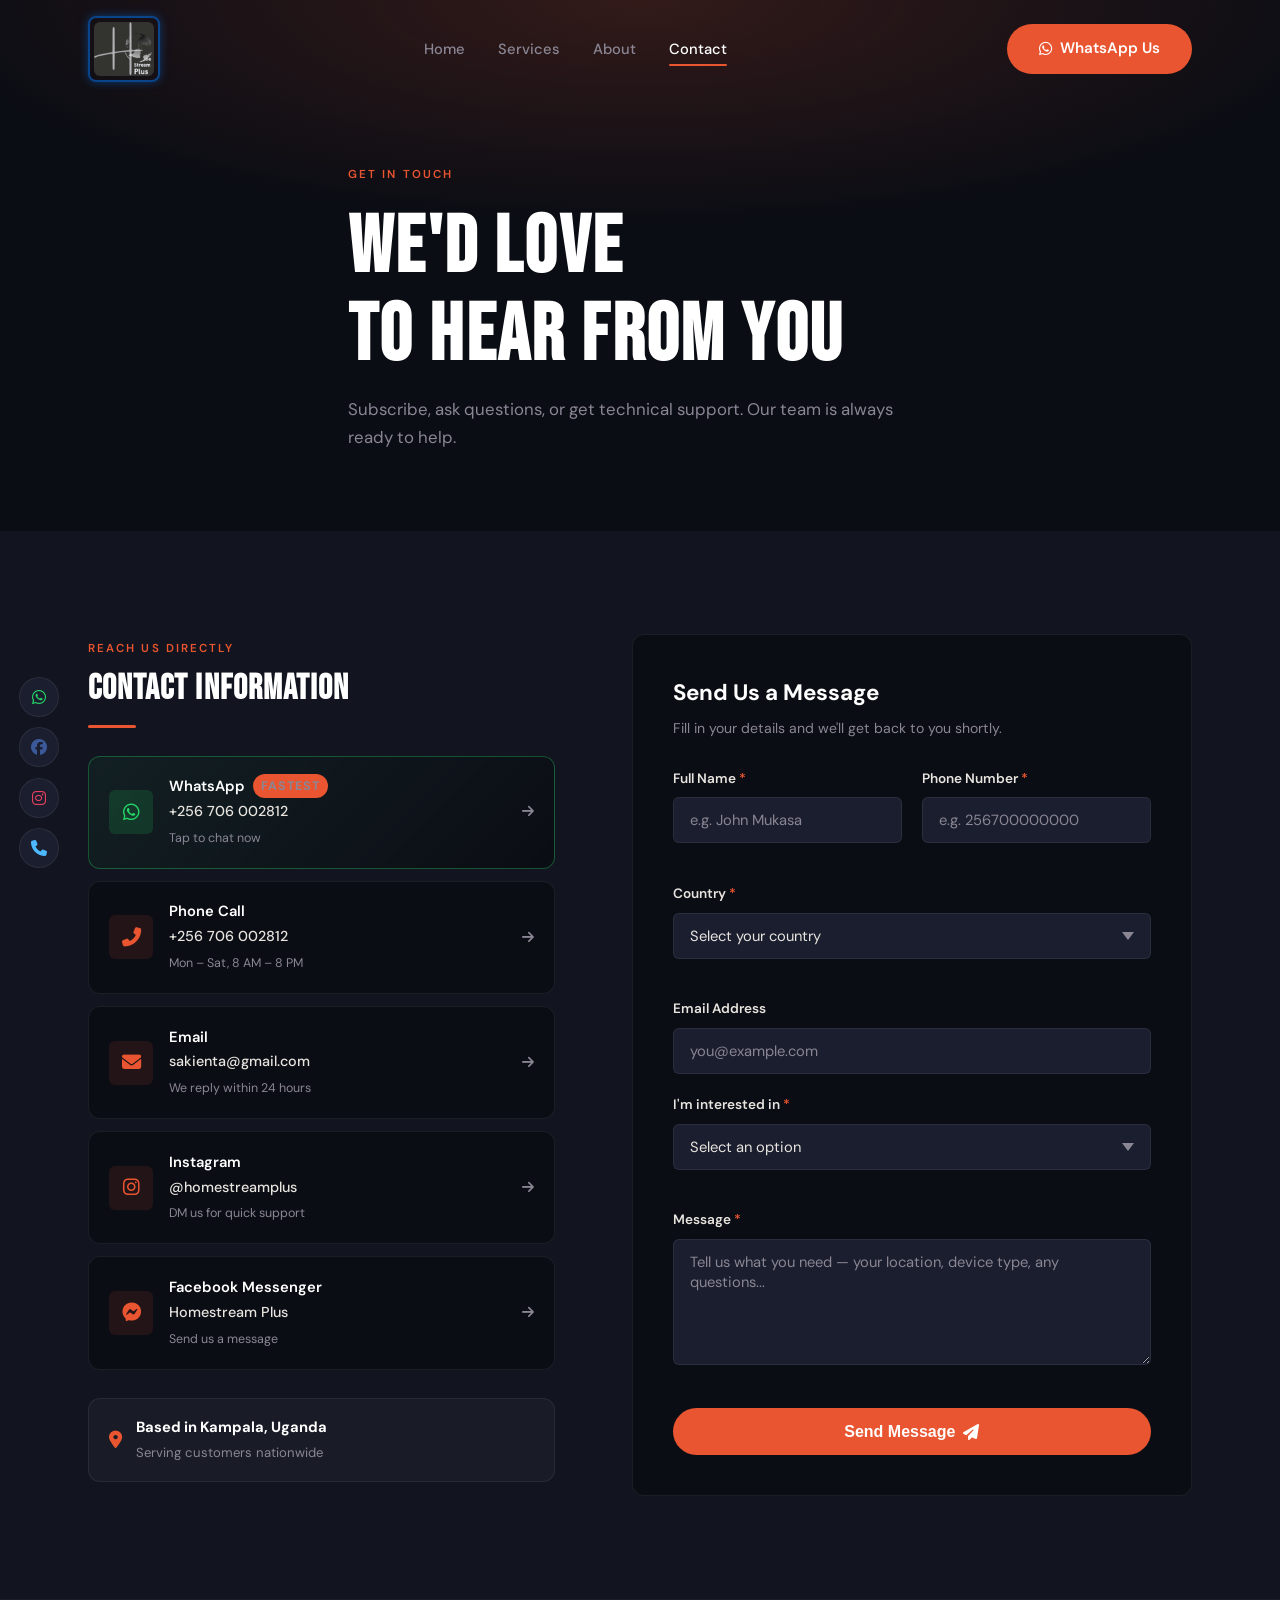
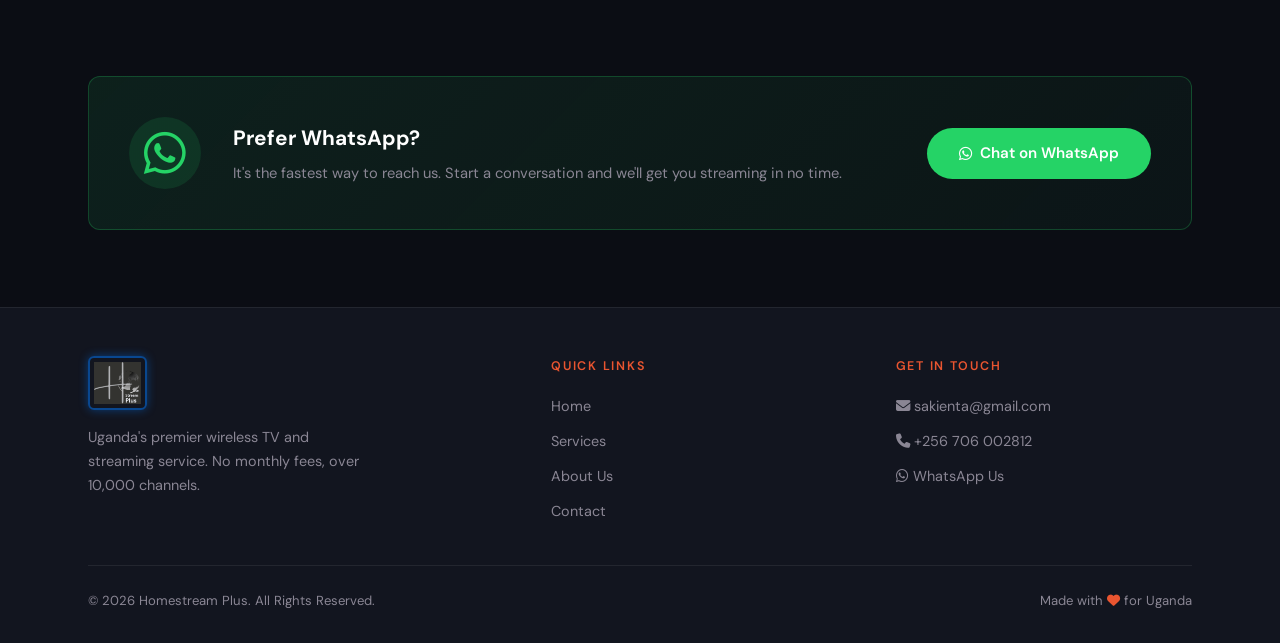
<file: Baseline/Assets/Pages/contact.html>
<!DOCTYPE html>
<html lang="en">

<head>
  <script async src="https://www.googletagmanager.com/gtag/js?id=G-RWJ0SV2W0E"></script>
  <script>
    window.dataLayer = window.dataLayer || [];
    function gtag() { dataLayer.push(arguments); }
    gtag('js', new Date());
    gtag('config', 'G-RWJ0SV2W0E');
  </script>

  <meta charset="UTF-8" />
  <meta name="viewport" content="width=device-width, initial-scale=1.0" />
  <meta name="description"
    content="Contact Homestream Plus — Get in touch for IPTV service inquiries, support, and subscriptions in Uganda." />
  <meta name="keywords" content="Contact Homestream Plus, IPTV support Uganda, streaming subscription Uganda" />

  <title>Contact Us — Homestream Plus</title>

  <link rel="preconnect" href="https://fonts.googleapis.com" />
  <link rel="preconnect" href="https://fonts.gstatic.com" crossorigin />
  <link
    href="https://fonts.googleapis.com/css2?family=Bebas+Neue&family=DM+Sans:ital,opsz,wght@0,9..40,300;0,9..40,400;0,9..40,500;0,9..40,600;1,9..40,300&family=Playfair+Display:ital@1&display=swap"
    rel="stylesheet" />
  <link rel="stylesheet" href="https://cdnjs.cloudflare.com/ajax/libs/font-awesome/6.4.0/css/all.min.css" />

  <link rel="stylesheet" href="/Baseline/Assets/CSS/style.css" />
  <link rel="stylesheet" href="/Baseline/Assets/CSS/contact.css" />
</head>

<body>

  <!-- HEADER -->
  <header class="site-header">
    <div class="container">
      <nav class="nav-inner">
        <a href="/Baseline/index.html" class="nav-logo">
          <img src="/Baseline/Assets/Images/HomestreamPlus01.1.1.png" alt="Homestream Plus" />
        </a>
        <div class="nav-links">
          <a href="/Baseline/index.html">Home</a>
          <a href="/Baseline/Assets/Pages/services.html">Services</a>
          <a href="/Baseline/Assets/Pages/about.html">About</a>
          <a href="/Baseline/Assets/Pages/contact.html" class="active">Contact</a>
        </div>
        <a href="https://wa.me/256706002812" target="_blank" class="btn btn-primary nav-cta"><i
            class="fab fa-whatsapp"></i> WhatsApp Us</a>
        <button class="nav-toggle" aria-label="Toggle navigation">
          <span></span><span></span><span></span>
        </button>
      </nav>
    </div>
  </header>

  <nav class="nav-drawer">
    <a href="/Baseline/index.html">Home</a>
    <a href="/Baseline/Assets/Pages/services.html">Services</a>
    <a href="/Baseline/Assets/Pages/about.html">About</a>
    <a href="/Baseline/Assets/Pages/contact.html" class="active">Contact</a>
    <a href="/Baseline/Assets/Pages/contact.html" class="btn btn-primary"
      style="padding-left: 1.5rem; padding-right: 1.5rem; margin-top:1.5rem;font-family:var(--font-body)">Get
      Started</a>
  </nav>

  <!-- ═══════ PAGE HERO ═══════ -->
  <section class="page-hero">
    <div class="page-hero-bg"></div>
    <div class="container page-hero-inner">
      <span class="section-label anim-fade-up">Get in Touch</span>
      <h1 class="section-title anim-fade-up delay-1">We'd Love<br>to Hear From You</h1>
      <p class="section-sub anim-fade-up delay-2">
        Subscribe, ask questions, or get technical support. Our team is always ready to help.
      </p>
    </div>
  </section>

  <!-- ═══════ CONTACT GRID ═══════ -->
  <section class="contact-section">
    <div class="container contact-grid">

      <!-- Left: Info + Quick channels -->
      <div class="contact-info">
        <span class="section-label">Reach Us Directly</span>
        <h2 class="section-title">Contact Information</h2>
        <div class="divider"></div>

        <div class="contact-channels">

          <a href="https://wa.me/256706002812" target="_blank" rel="noopener" class="channel-card whatsapp-card">
            <div class="channel-icon"><i class="fab fa-whatsapp"></i></div>
            <div class="channel-body">
              <h4>WhatsApp <span class="channel-badge">Fastest</span></h4>
              <p>+256 706 002812</p>
              <span>Tap to chat now</span>
            </div>
            <i class="fas fa-arrow-right channel-arrow"></i>
          </a>

          <a href="tel:+256706002812" class="channel-card">
            <div class="channel-icon"><i class="fas fa-phone-alt"></i></div>
            <div class="channel-body">
              <h4>Phone Call</h4>
              <p>+256 706 002812</p>
              <span>Mon – Sat, 8 AM – 8 PM</span>
            </div>
            <i class="fas fa-arrow-right channel-arrow"></i>
          </a>

          <a href="mailto:sakienta@gmail.com" class="channel-card">
            <div class="channel-icon"><i class="fas fa-envelope"></i></div>
            <div class="channel-body">
              <h4>Email</h4>
              <p>sakienta@gmail.com</p>
              <span>We reply within 24 hours</span>
            </div>
            <i class="fas fa-arrow-right channel-arrow"></i>
          </a>

          <a href="https://www.instagram.com/homestreamplus" target="_blank" rel="noopener" class="channel-card">
            <div class="channel-icon"><i class="fab fa-instagram"></i></div>
            <div class="channel-body">
              <h4>Instagram</h4>
              <p>@homestreamplus</p>
              <span>DM us for quick support</span>
            </div>
            <i class="fas fa-arrow-right channel-arrow"></i>
          </a>

          <a href="https://m.me/sakienta.ernest" target="_blank" rel="noopener" class="channel-card">
            <div class="channel-icon"><i class="fab fa-facebook-messenger"></i></div>
            <div class="channel-body">
              <h4>Facebook Messenger</h4>
              <p>Homestream Plus</p>
              <span>Send us a message</span>
            </div>
            <i class="fas fa-arrow-right channel-arrow"></i>
          </a>

        </div>

        <!-- Location note -->
        <div class="location-note">
          <i class="fas fa-map-marker-alt"></i>
          <div>
            <strong>Based in Kampala, Uganda</strong>
            <span>Serving customers nationwide</span>
          </div>
        </div>
      </div>

      <!-- Right: Contact Form -->
      <div class="contact-form-wrap">
        <h3 class="form-title">Send Us a Message</h3>
        <p class="form-sub">Fill in your details and we'll get back to you shortly.</p>

        <form action="https://formspree.io/f/mdajydjw" method="POST" class="contact-form" id="contactForm" novalidate>
          <input type="hidden" name="_next" value="https://homestream-plus.lovestoblog.com" />

          <div class="form-row">
            <div class="form-group">
              <label for="fullName">Full Name <span class="req">*</span></label>
              <input type="text" id="fullName" name="fullName" placeholder="e.g. John Mukasa" required />
              <span class="field-error" id="nameError"></span>
            </div>

            <div class="form-group">
              <label for="phone">Phone Number <span class="req">*</span></label>
              <input type="tel" id="phone" name="phone" placeholder="e.g. 256700000000" minlength="10" maxlength="13"
                pattern="[0-9]{10,13}" title="Phone number must be between 10 and 13 digits only." required />
              <span class="field-error" id="phoneError"></span>
            </div>
          </div>

          <div class="form-group">
            <label for="country">Country <span class="req">*</span></label>
            <select id="country" name="country" required>
              <option value="" disabled selected>Select your country</option>

              <optgroup label="East Africa">
                <option value="Burundi">Burundi</option>
                <option value="DR Congo">DR Congo</option>
                <option value="Kenya">Kenya</option>
                <option value="Rwanda">Rwanda</option>
                <option value="Somalia">Somalia</option>
                <option value="South Sudan">South Sudan</option>
                <option value="Tanzania">Tanzania</option>
                <option value="Uganda">Uganda</option>
              </optgroup>

              <optgroup label="Gulf States">
                <option value="Bahrain">Bahrain</option>
                <option value="Kuwait">Kuwait</option>
                <option value="Oman">Oman</option>
                <option value="Qatar">Qatar</option>
                <option value="Saudi Arabia">Saudi Arabia</option>
                <option value="UAE">United Arab Emirates</option>
              </optgroup>
            </select>
            <span class="field-error" id="countryError"></span>
          </div>

          <div class="form-group">
            <label for="email">Email Address</label>
            <input type="email" id="email" name="email" placeholder="you@example.com" />
          </div>

          <div class="form-group">
            <label for="subject">I'm interested in <span class="req">*</span></label>
            <select id="subject" name="subject" required>
              <option value="" disabled selected>Select an option</option>
              <option value="individual">Individual Plan</option>
              <option value="family">Family Plan</option>
              <option value="custom">Custom Package</option>
              <option value="support">Technical Support</option>
              <option value="other">Other Inquiry</option>
            </select>
            <span class="field-error" id="subjectError"></span>
          </div>

          <div class="form-group">
            <label for="message">Message <span class="req">*</span></label>
            <textarea id="message" name="message" rows="5"
              placeholder="Tell us what you need — your location, device type, any questions..." required></textarea>
            <span class="field-error" id="messageError"></span>
          </div>

          <button type="submit" class="btn btn-primary form-submit" id="submitBtn">
            <span id="btnText">Send Message</span>
            <i class="fas fa-paper-plane" id="btnIcon"></i>
          </button>

          <div class="form-feedback" id="formFeedback" aria-live="polite"></div>
        </form>
      </div>

    </div>
  </section>

  <!-- ═══════ QUICK WHATSAPP CTA ═══════ -->
  <section class="whatsapp-cta">
    <div class="container">
      <div class="wa-cta-inner">
        <div class="wa-icon-big"><i class="fab fa-whatsapp"></i></div>
        <div class="wa-text">
          <h3>Prefer WhatsApp?</h3>
          <p>It's the fastest way to reach us. Start a conversation and we'll get you streaming in no time.</p>
        </div>
        <a href="https://wa.me/256706002812?text=Hello%20Homestream%20Plus%2C%20I%27m%20interested%20in%20your%20streaming%20services."
          target="_blank" rel="noopener" class="btn btn-primary wa-btn">
          <i class="fab fa-whatsapp"></i> Chat on WhatsApp
        </a>
      </div>
    </div>
  </section>

  <!-- FOOTER -->
  <footer class="site-footer">
    <div class="container">
      <div class="footer-inner">
        <div class="footer-brand">
          <img src="/Baseline/Assets/Images/HomestreamPlus01.1.1.png" alt="Homestream Plus" />
          <p>Uganda's premier wireless TV and streaming service. No monthly fees, over 10,000 channels.</p>
        </div>
        <div class="footer-col">
          <h4>Quick Links</h4>
          <ul>
            <li><a href="/Baseline/index.html">Home</a></li>
            <li><a href="/Baseline/Assets/Pages/services.html">Services</a></li>
            <li><a href="/Baseline/Assets/Pages/about.html">About Us</a></li>
            <li><a href="/Baseline/Assets/Pages/contact.html">Contact</a></li>
          </ul>
        </div>
        <div class="footer-col">
          <h4>Get in Touch</h4>
          <ul>
            <li><a href="mailto:sakienta@gmail.com"><i class="fas fa-envelope"></i> sakienta@gmail.com</a></li>
            <li><a href="tel:+256706002812"><i class="fas fa-phone"></i> +256 706 002812</a></li>
            <li><a href="https://wa.me/256706002812" target="_blank"><i class="fab fa-whatsapp"></i> WhatsApp Us</a>
            </li>
          </ul>
        </div>
      </div>
      <div class="footer-bottom">
        <p>&copy; 2026 Homestream Plus. All Rights Reserved.</p>
        <p>Made with <i class="fas fa-heart" style="color:var(--accent)"></i> for Uganda</p>
      </div>
    </div>
  </footer>

  <!-- FLOATING ICONS -->
  <div class="float-icons">
    <a href="https://wa.me/256706002812" target="_blank" rel="noopener" aria-label="WhatsApp"><i
        class="fab fa-whatsapp"></i></a>
    <a href="https://m.me/sakienta.ernest" target="_blank" rel="noopener" aria-label="Facebook"><i
        class="fab fa-facebook"></i></a>
    <a href="https://www.instagram.com/homestreamplus" target="_blank" rel="noopener" aria-label="Instagram"><i
        class="fab fa-instagram"></i></a>
    <a href="tel:+256706002812" aria-label="Call"><i class="fas fa-phone"></i></a>
  </div>

  <script src="/Baseline/Assets/JS/main.js"></script>
  <script src="/Baseline/Assets/JS/contact.js"></script>
  <script src="">
    document.getElementById('contactForm').addEventListener('submit', function (event) {
      // Prevent standard form tracking/submission behavior
      event.preventDefault();

      const form = event.target;
      const phoneInput = document.getElementById('phone');
      const phoneError = document.getElementById('phoneError');
      const feedback = document.getElementById('formFeedback');
      const submitBtn = document.getElementById('submitBtn');
      const btnText = document.getElementById('btnText');

      // Clear previous errors
      phoneError.textContent = '';
      feedback.textContent = '';
      feedback.className = 'form-feedback';

      // Extract digits only to accurately test lengths
      const pureDigits = phoneInput.value.replace(/\D/g, '');

      // Custom validation rule for phone length
      if (pureDigits.length < 10 || pureDigits.length > 13) {
        phoneError.textContent = 'Phone number must be between 10 and 13 digits.';
        phoneInput.focus();
        return; // Halt form processing
      }

      // Use standard browser validation checks for the rest of the fields
      if (!form.checkValidity()) {
        form.reportValidity();
        return;
      }

      // Visual cues: Let the user know it is sending
      submitBtn.disabled = true;
      btnText.textContent = 'Sending...';

      // Construct data object to dispatch to Formspree
      const formData = new FormData(form);

      fetch(form.action, {
        method: form.method,
        body: formData,
        headers: {
          'Accept': 'application/json'
        }
      })
        .then(response => {
          if (response.ok) {
            feedback.className = 'form-feedback success';
            feedback.textContent = 'Message sent successfully! Redirecting...';

            // Delay redirection slightly so they see the success response
            setTimeout(() => {
              window.location.href = 'https://homestream-plus.lovestoblog.com';
            }, 1500);
          } else {
            response.json().then(data => {
              if (Object.hasOwn(data, 'errors')) {
                feedback.textContent = data['errors'].map(error => error['message']).join(', ');
              } else {
                feedback.textContent = 'Oops! There was a problem submitting your form.';
              }
              feedback.className = 'form-feedback error';
              resetButton();
            });
          }
        })
        .catch(error => {
          feedback.textContent = 'Oops! There was a problem submitting your form.';
          feedback.className = 'form-feedback error';
          resetButton();
        });

      function resetButton() {
        submitBtn.disabled = false;
        btnText.textContent = 'Send Message';
      }
    });
  </script>
</body>

</html>
</file>
<file: Baseline/Assets/CSS/style.css>
/* =========================================================
   HOMESTREAM PLUS — Global Stylesheet
   Theme: Cinematic Dark · Ember Accent · Editorial Layout
   ========================================================= */

@import url('https://fonts.googleapis.com/css2?family=Bebas+Neue&family=DM+Sans:ital,opsz,wght@0,9..40,300;0,9..40,400;0,9..40,500;0,9..40,600;1,9..40,300&family=Playfair+Display:ital@1&display=swap');

/* ── CSS Variables ─────────────────────────────────────── */
:root {
  --bg:        #0b0d14;
  --surface:   #12151f;
  --surface-2: #1a1e2e;
  --border:    rgba(255,255,255,0.07);
  --accent:    #e95530;
  --accent-2:  #ff8c42;
  --text:      #e8e4df;
  --muted:     #8a8694;
  --white:     #ffffff;

  --font-display: 'Bebas Neue', sans-serif;
  --font-body:    'DM Sans', sans-serif;
  --font-italic:  'Playfair Display', serif;

  --radius:    12px;
  --radius-sm: 6px;
  --transition: 0.28s cubic-bezier(0.4, 0, 0.2, 1);
  --max-w:     1200px;
}

/* ── Reset ─────────────────────────────────────────────── */
*, *::before, *::after { margin: 0; padding: 0; box-sizing: border-box; }
html { scroll-behavior: smooth; font-size: 16px; }
body {
  font-family: var(--font-body);
  background-color: var(--bg);
  color: var(--text);
  line-height: 1.65;
  overflow-x: hidden;
}
img { display: block; max-width: 100%; }
a { color: inherit; text-decoration: none; }
ul { list-style: none; }

/* ── Utility ───────────────────────────────────────────── */
.container {
  max-width: var(--max-w);
  margin-inline: auto;
  padding-inline: clamp(1.25rem, 5vw, 3rem);
}

.section-label {
  display: inline-block;
  font-size: 0.72rem;
  font-weight: 600;
  letter-spacing: 0.18em;
  text-transform: uppercase;
  color: var(--accent);
  margin-bottom: 0.75rem;
}

.section-title {
  font-family: var(--font-display);
  font-size: clamp(2rem, 5vw, 3.4rem);
  letter-spacing: 0.03em;
  line-height: 1.1;
  color: var(--white);
}

.section-sub {
  font-size: 1.05rem;
  color: var(--muted);
  max-width: 600px;
  margin-top: 0.75rem;
}

/* ── Buttons ───────────────────────────────────────────── */
.btn {
  display: inline-flex;
  align-items: center;
  gap: 0.5rem;
  padding: 0.8rem 2rem;
  border-radius: 50px;
  font-weight: 600;
  font-size: 0.95rem;
  transition: var(--transition);
  cursor: pointer;
  border: none;
}

.btn-primary {
  background: var(--accent);
  color: var(--white);
}
.btn-primary:hover {
  background: var(--accent-2);
  transform: translateY(-2px);
  box-shadow: 0 8px 28px rgba(233,85,48,0.35);
}

.btn-outline {
  background: transparent;
  border: 1.5px solid rgba(255,255,255,0.25);
  color: var(--white);
}
.btn-outline:hover {
  border-color: var(--accent);
  color: var(--accent);
  transform: translateY(-2px);
}

/* ── Header / Nav ──────────────────────────────────────── */
.site-header {
  position: fixed;
  top: 0; left: 0; right: 0;
  z-index: 100;
  padding: 1rem 0;
  transition: background var(--transition), backdrop-filter var(--transition);
}

.site-header.scrolled {
  background: rgba(11,13,20,0.92);
  backdrop-filter: blur(16px);
  border-bottom: 1px solid var(--border);
}

.nav-inner {
  display: flex;
  align-items: center;
  justify-content: space-between;
  gap: 2rem;
}

/* Logo */

/* Base styles for the logo container */
.nav-logo {
  display: inline-block; /* Ensures the wrapper fits the image dimensions */
  border: 2px solid rgba(0, 123, 255, 0.5); /* A semi-transparent base border */
  border-radius: 8px; /* Optional: rounds the corners of the border/glow */
  padding: 4px; /* Optional: space between the logo and the glowing border */
  
  /* The initial glow effect */
  box-shadow: 0 0 10px rgba(0, 123, 255, 0.4); 
  
  /* Smooth transition between states */
  transition: border-color 0.3s ease, box-shadow 0.3s ease, transform 0.3s ease;
}

/* Glow effect on hover */
.nav-logo:hover {
  border-color: rgba(0, 123, 255, 1); /* Brightens the solid border */
  
  /* Expands and intensifies the glow */
  box-shadow: 0 0 20px rgba(0, 123, 255, 0.8), 
              0 0 30px rgba(0, 123, 255, 0.4);
              
  transform: scale(1.02); /* Optional: slight pop-out effect */
}

/* Ensures the image inside scales nicely and respects radius */
.nav-logo img {
  display: block;
  max-width: 100%;
  height: auto;
  border-radius: 6px; 
}

.nav-logo img {
  height: 54px;
  width: auto;
  transition: transform var(--transition);
}
.nav-logo img:hover { transform: scale(0.96); }



/* Desktop links */
.nav-links {
  display: flex;
  align-items: center;
  gap: 0.25rem;
}
.nav-links a {
  padding: 0.45rem 0.9rem;
  font-size: 0.92rem;
  font-weight: 500;
  color: var(--muted);
  border-radius: var(--radius-sm);
  transition: color var(--transition), background var(--transition);
  position: relative;
}
.nav-links a::after {
  content: '';
  position: absolute;
  bottom: 2px; left: 0.9rem; right: 0.9rem;
  height: 2px;
  background: var(--accent);
  border-radius: 2px;
  transform: scaleX(0);
  transition: transform var(--transition);
}
.nav-links a:hover,
.nav-links a.active { color: var(--white); }
.nav-links a:hover::after,
.nav-links a.active::after { transform: scaleX(1); }

.nav-cta { margin-left: 1rem; }

/* Hamburger */
.nav-toggle {
  display: none;
  flex-direction: column;
  gap: 5px;
  background: none;
  border: none;
  cursor: pointer;
  padding: 6px;
  z-index: 201;
}
.nav-toggle span {
  display: block;
  width: 26px; height: 2px;
  background: var(--white);
  border-radius: 2px;
  transition: var(--transition);
}
.nav-toggle.open span:nth-child(1) { transform: translateY(7px) rotate(45deg); }
.nav-toggle.open span:nth-child(2) { opacity: 0; }
.nav-toggle.open span:nth-child(3) { transform: translateY(-7px) rotate(-45deg); }

/* Mobile drawer */
.nav-drawer {
  display: none;
  position: fixed;
  inset: 0;
  background: rgba(11,13,20,0.97);
  backdrop-filter: blur(20px);
  z-index: 200;
  flex-direction: column;
  align-items: center;
  justify-content: center;
  gap: 0.5rem;
  opacity: 0;
  pointer-events: none;
  transition: opacity var(--transition);
}
.nav-drawer.open {
  opacity: 1;
  pointer-events: all;
}
.nav-drawer a {
  font-family: var(--font-display);
  font-size: clamp(2rem, 8vw, 3.5rem);
  letter-spacing: 0.06em;
  color: var(--muted);
  transition: color var(--transition);
  padding: 0.3rem 0;
}
.nav-drawer a:hover { color: var(--accent); }

/* ── Floating Social Icons ─────────────────────────────── */
.float-icons {
  position: fixed;
  left: 1.2rem;
  bottom: 2rem;
  display: flex;
  flex-direction: column;
  gap: 0.65rem;
  z-index: 90;
}
.float-icons a {
  width: 40px; height: 40px;
  border-radius: 50%;
  background: var(--surface-2);
  border: 1px solid var(--border);
  display: flex;
  align-items: center;
  justify-content: center;
  font-size: 1rem;
  transition: transform var(--transition), background var(--transition), border-color var(--transition);
}
.float-icons a:hover {
  transform: translateX(4px);
  background: var(--accent);
  border-color: var(--accent);
  color: #fff;
}
.float-icons .fa-whatsapp  { color: #25d366; }
.float-icons .fa-facebook  { color: #3b5998; }
.float-icons .fa-instagram { color: #e4405f; }
.float-icons .fa-phone     { color: #4db8ff; }
.float-icons a:hover i { color: #fff; }

/* ── Footer ────────────────────────────────────────────── */
.site-footer {
  background: var(--surface);
  border-top: 1px solid var(--border);
  padding: 3rem 0 2rem;
}

.footer-inner {
  display: grid;
  grid-template-columns: 1.4fr 1fr 1fr;
  gap: 3rem;
}

.footer-brand img { height: 48px; margin-bottom: 1rem; }

/* Base styles for the Footer logo container */
.footer-brand img {
  display: inline-block; /* Ensures the wrapper fits the image dimensions */
  border: 2px solid rgba(0, 123, 255, 0.5); /* A semi-transparent base border */
  border-radius: 8px; /* Optional: rounds the corners of the border/glow */
  padding: 4px; /* Optional: space between the logo and the glowing border */
  
  /* The initial glow effect */
  box-shadow: 0 0 10px rgba(0, 123, 255, 0.4); 
  
  /* Smooth transition between states */
  transition: border-color 0.3s ease, box-shadow 0.3s ease, transform 0.3s ease;
}

/* Glow effect on hover */
.footer-brand img:hover {
  border-color: rgba(0, 123, 255, 1); /* Brightens the solid border */
  
  /* Expands and intensifies the glow */
  box-shadow: 0 0 20px rgba(0, 123, 255, 0.8), 
              0 0 30px rgba(0, 123, 255, 0.4);
              
  transform: scale(1.02); /* Optional: slight pop-out effect */
}

/* Ensures the image inside scales nicely and respects radius */
.footer-brand img {
  display: block;
  max-width: 100%;
  height: auto;
  border-radius: 6px; 
} /*The above styles create a glowing effect around the logo image in the footer, similar to the one in the header. The glow intensifies on hover, and the image slightly scales down for a subtle interactive feel.*/

.footer-brand img {
  height: 54px;
  width: auto;
  transition: transform var(--transition);
} /* Counter-part to the Footer logo, this one scales down on hover to create a distinct interaction while maintaining the glowing effect. */

.footer-brand p { color: var(--muted); font-size: 0.9rem; max-width: 280px; }

.footer-col h4 {
  font-size: 0.78rem;
  font-weight: 600;
  letter-spacing: 0.14em;
  text-transform: uppercase;
  color: var(--accent);
  margin-bottom: 1rem;
}
.footer-col ul { display: flex; flex-direction: column; gap: 0.55rem; }
.footer-col ul a {
  font-size: 0.9rem;
  color: var(--muted);
  transition: color var(--transition);
}
.footer-col ul a:hover { color: var(--white); }

.footer-bottom {
  margin-top: 2.5rem;
  padding-top: 1.5rem;
  border-top: 1px solid var(--border);
  display: flex;
  align-items: center;
  justify-content: space-between;
  flex-wrap: wrap;
  gap: 0.5rem;
}
.footer-bottom p { font-size: 0.82rem; color: var(--muted); }

/* ── Divider ───────────────────────────────────────────── */
.divider {
  width: 48px; height: 3px;
  background: var(--accent);
  border-radius: 2px;
  margin: 1rem 0 1.75rem;
}

/* ── Card ──────────────────────────────────────────────── */
.card {
  background: var(--surface);
  border: 1px solid var(--border);
  border-radius: var(--radius);
  padding: 2rem;
  transition: transform var(--transition), border-color var(--transition);
}
.card:hover {
  transform: translateY(-6px);
  border-color: rgba(233,85,48,0.35);
}

/* ── Animations ────────────────────────────────────────── */
@keyframes fadeUp {
  from { opacity: 0; transform: translateY(24px); }
  to   { opacity: 1; transform: translateY(0); }
}
@keyframes fadeIn {
  from { opacity: 0; }
  to   { opacity: 1; }
}

.anim-fade-up {
  opacity: 0;
  animation: fadeUp 0.7s ease forwards;
}
.delay-1 { animation-delay: 0.15s; }
.delay-2 { animation-delay: 0.3s; }
.delay-3 { animation-delay: 0.45s; }
.delay-4 { animation-delay: 0.6s; }

/* ── Responsive ────────────────────────────────────────── */
@media (max-width: 900px) {
  .footer-inner { grid-template-columns: 1fr 1fr; }
}

@media (max-width: 768px) {
  .nav-links, .nav-cta { display: none; }
  .nav-toggle { display: flex; }
  .nav-drawer { display: flex; }

  .footer-inner { grid-template-columns: 1fr; gap: 2rem; }
  .footer-bottom { flex-direction: column; text-align: center; }

  .float-icons { left: 0.7rem; bottom: 1.2rem; }
  .float-icons a { width: 36px; height: 36px; font-size: 0.9rem; }
}
</file>
<file: Baseline/Assets/CSS/contact.css>
/* =========================================================
   CONTACT PAGE — Specific Styles
   ========================================================= */

/* ── Page Hero (shared pattern) ────────────────────────── */
.page-hero {
  position: relative;
  padding: 10rem 0 5rem;
  overflow: hidden;
}
.page-hero-bg {
  position: absolute;
  inset: 0;
  background:
    radial-gradient(ellipse 80% 60% at 50% 0%, rgba(233,85,48,0.18), transparent 70%),
    var(--bg);
  z-index: 0;
}
.page-hero-inner {
  position: relative;
  z-index: 1;
  max-width: 680px;
}
.page-hero-inner .section-title {
  font-size: clamp(2.5rem, 7vw, 5rem);
  margin: 0.5rem 0 1rem;
}

/* ── Contact Section ───────────────────────────────────── */
.contact-section {
  padding: clamp(4rem, 8vw, 8rem) 0;
  background: var(--surface);
}

.contact-grid {
  display: grid;
  grid-template-columns: 1fr 1.2fr;
  gap: clamp(3rem, 6vw, 6rem);
  align-items: start;
}

/* ── Contact Info ──────────────────────────────────────── */
.contact-info .section-title { font-size: clamp(1.6rem, 3vw, 2.2rem); }

.contact-channels {
  display: flex;
  flex-direction: column;
  gap: 0.75rem;
  margin-top: 1.75rem;
}

/* Channel cards */
.channel-card {
  display: flex;
  align-items: center;
  gap: 1rem;
  background: var(--bg);
  border: 1px solid var(--border);
  border-radius: var(--radius);
  padding: 1.1rem 1.25rem;
  transition: transform var(--transition), border-color var(--transition), box-shadow var(--transition);
  text-decoration: none;
  color: inherit;
}
.channel-card:hover {
  transform: translateX(4px);
  border-color: rgba(233,85,48,0.4);
  box-shadow: 0 8px 24px rgba(0,0,0,0.25);
}

/* WhatsApp highlighted */
.whatsapp-card {
  border-color: rgba(37,211,102,0.35);
  background: linear-gradient(135deg, rgba(37,211,102,0.06), var(--bg));
}
.whatsapp-card .channel-icon { background: rgba(37,211,102,0.15); color: #25d366; }
.whatsapp-card:hover { border-color: rgba(37,211,102,0.6); }

.channel-icon {
  width: 44px; height: 44px;
  border-radius: var(--radius-sm);
  background: rgba(233,85,48,0.1);
  display: flex;
  align-items: center;
  justify-content: center;
  font-size: 1.2rem;
  color: var(--accent);
  flex-shrink: 0;
}

.channel-body {
  flex: 1;
  min-width: 0;
}
.channel-body h4 {
  font-size: 0.92rem;
  font-weight: 600;
  color: var(--white);
  margin-bottom: 0.1rem;
  display: flex;
  align-items: center;
  gap: 0.5rem;
}
.channel-badge {
  font-size: 0.64rem;
  background: var(--accent);
  color: #fff;
  padding: 0.1rem 0.5rem;
  border-radius: 50px;
  font-weight: 700;
  letter-spacing: 0.08em;
  text-transform: uppercase;
}
.channel-body p {
  font-size: 0.9rem;
  color: var(--text);
  font-weight: 500;
}
.channel-body span {
  font-size: 0.78rem;
  color: var(--muted);
}

.channel-arrow {
  font-size: 0.85rem;
  color: var(--muted);
  transition: color var(--transition), transform var(--transition);
  flex-shrink: 0;
}
.channel-card:hover .channel-arrow {
  color: var(--accent);
  transform: translateX(3px);
}

/* Location note */
.location-note {
  display: flex;
  align-items: center;
  gap: 0.85rem;
  margin-top: 1.75rem;
  padding: 1rem 1.25rem;
  background: rgba(255,255,255,0.03);
  border: 1px solid var(--border);
  border-radius: var(--radius);
}
.location-note i { font-size: 1.1rem; color: var(--accent); flex-shrink: 0; }
.location-note strong { display: block; font-size: 0.92rem; color: var(--white); }
.location-note span { font-size: 0.82rem; color: var(--muted); }

/* ── Contact Form ──────────────────────────────────────── */
.contact-form-wrap {
  background: var(--bg);
  border: 1px solid var(--border);
  border-radius: var(--radius);
  padding: 2.5rem;
}

.form-title {
  font-size: 1.4rem;
  font-weight: 700;
  color: var(--white);
  margin-bottom: 0.3rem;
}
.form-sub { font-size: 0.88rem; color: var(--muted); margin-bottom: 1.75rem; }

.contact-form {
  display: flex;
  flex-direction: column;
  gap: 1.25rem;
}

.form-row {
  display: grid;
  grid-template-columns: 1fr 1fr;
  gap: 1.25rem;
}

.form-group {
  display: flex;
  flex-direction: column;
  gap: 0.45rem;
}

.form-group label {
  font-size: 0.85rem;
  font-weight: 600;
  color: var(--text);
}
.req { color: var(--accent); }

.form-group input,
.form-group select,
.form-group textarea {
  background: var(--surface-2);
  border: 1.5px solid var(--border);
  border-radius: var(--radius-sm);
  padding: 0.75rem 1rem;
  font-family: var(--font-body);
  font-size: 0.92rem;
  color: var(--text);
  outline: none;
  transition: border-color var(--transition), box-shadow var(--transition);
  width: 100%;
  appearance: none;
  -webkit-appearance: none;
}

.form-group input::placeholder,
.form-group textarea::placeholder {
  color: var(--muted);
}

.form-group input:focus,
.form-group select:focus,
.form-group textarea:focus {
  border-color: var(--accent);
  box-shadow: 0 0 0 3px rgba(233,85,48,0.15);
}

.form-group input.error,
.form-group select.error,
.form-group textarea.error {
  border-color: #e53e3e;
}

.field-error {
  font-size: 0.78rem;
  color: #fc8181;
  min-height: 1em;
}

.form-group textarea { resize: vertical; min-height: 120px; }

/* Select arrow */
.form-group select {
  background-image: url("data:image/svg+xml,%3Csvg xmlns='http://www.w3.org/2000/svg' width='12' height='8' viewBox='0 0 12 8'%3E%3Cpath fill='%238a8694' d='M0 0l6 8 6-8z'/%3E%3C/svg%3E");
  background-repeat: no-repeat;
  background-position: right 1rem center;
  padding-right: 2.5rem;
}

.form-submit {
  width: 100%;
  justify-content: center;
  font-size: 1rem;
  padding: 0.9rem 2rem;
  margin-top: 0.25rem;
  position: relative;
}
.form-submit:disabled {
  opacity: 0.6;
  cursor: not-allowed;
  transform: none !important;
}

.form-feedback {
  text-align: center;
  font-size: 0.9rem;
  padding: 0.75rem 1rem;
  border-radius: var(--radius-sm);
  display: none;
}
.form-feedback.success {
  display: block;
  background: rgba(72,187,120,0.15);
  border: 1px solid rgba(72,187,120,0.35);
  color: #68d391;
}
.form-feedback.error-msg {
  display: block;
  background: rgba(229,62,62,0.12);
  border: 1px solid rgba(229,62,62,0.3);
  color: #fc8181;
}

/* ── WhatsApp CTA ──────────────────────────────────────── */
.whatsapp-cta {
  padding: clamp(3rem, 6vw, 5rem) 0;
  background: var(--bg);
  border-top: 1px solid var(--border);
}

.wa-cta-inner {
  display: flex;
  align-items: center;
  gap: 2rem;
  flex-wrap: wrap;
  background: linear-gradient(135deg, rgba(37,211,102,0.1), rgba(37,211,102,0.04));
  border: 1px solid rgba(37,211,102,0.25);
  border-radius: var(--radius);
  padding: 2.5rem;
}

.wa-icon-big {
  font-size: 3rem;
  color: #25d366;
  flex-shrink: 0;
  width: 72px; height: 72px;
  background: rgba(37,211,102,0.12);
  border-radius: 50%;
  display: flex;
  align-items: center;
  justify-content: center;
}

.wa-text { flex: 1; min-width: 200px; }
.wa-text h3 {
  font-size: 1.3rem;
  font-weight: 700;
  color: var(--white);
  margin-bottom: 0.35rem;
}
.wa-text p { font-size: 0.92rem; color: var(--muted); }

.wa-btn {
  background: #25d366;
  color: #fff;
  flex-shrink: 0;
}
.wa-btn:hover {
  background: #1db954;
  box-shadow: 0 8px 24px rgba(37,211,102,0.3);
}

/* ── Responsive ────────────────────────────────────────── */
@media (max-width: 1024px) {
  .contact-grid { grid-template-columns: 1fr; }
  .wa-cta-inner { flex-direction: column; text-align: center; }
  .wa-icon-big  { margin: 0 auto; }
}

@media (max-width: 640px) {
  .form-row { grid-template-columns: 1fr; }
  .contact-form-wrap { padding: 1.75rem 1.25rem; }
}

@media (max-width: 768px) {
  .page-hero {
  text-align: center;
}
}
</file>
